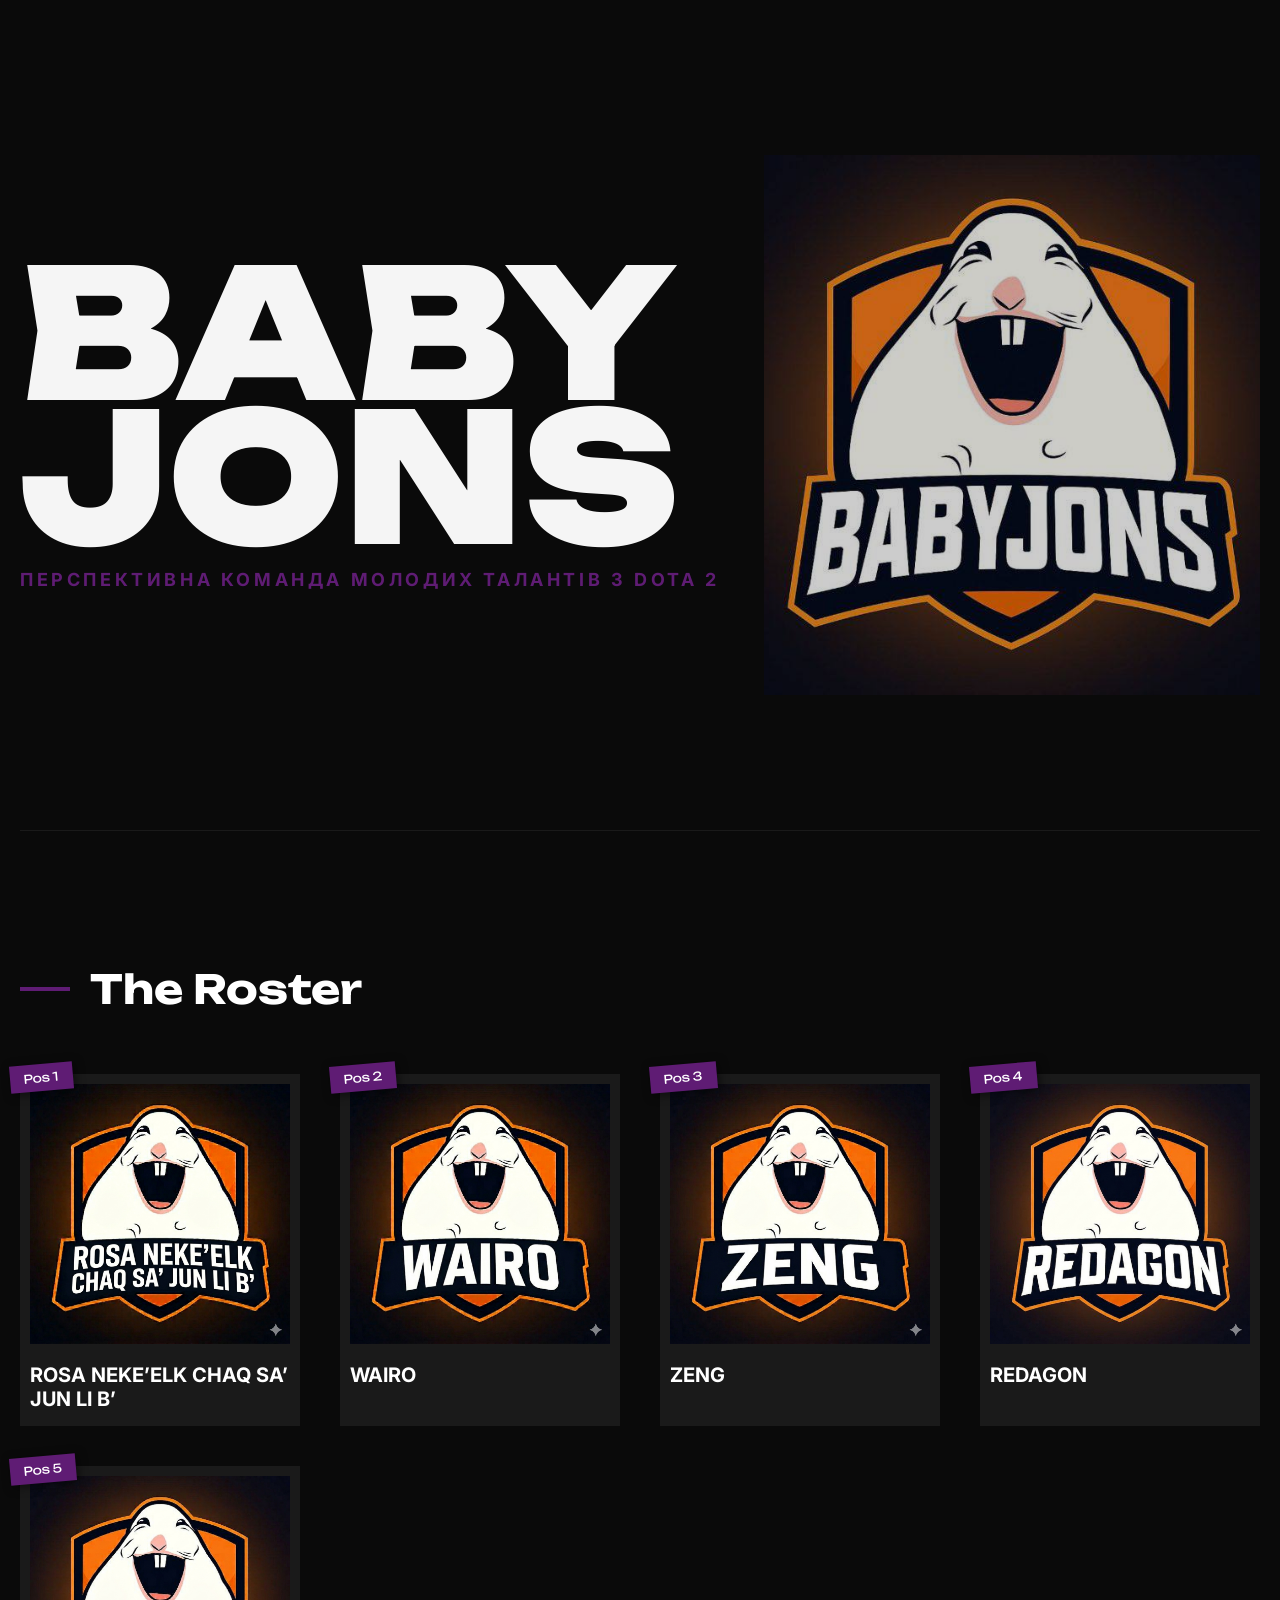
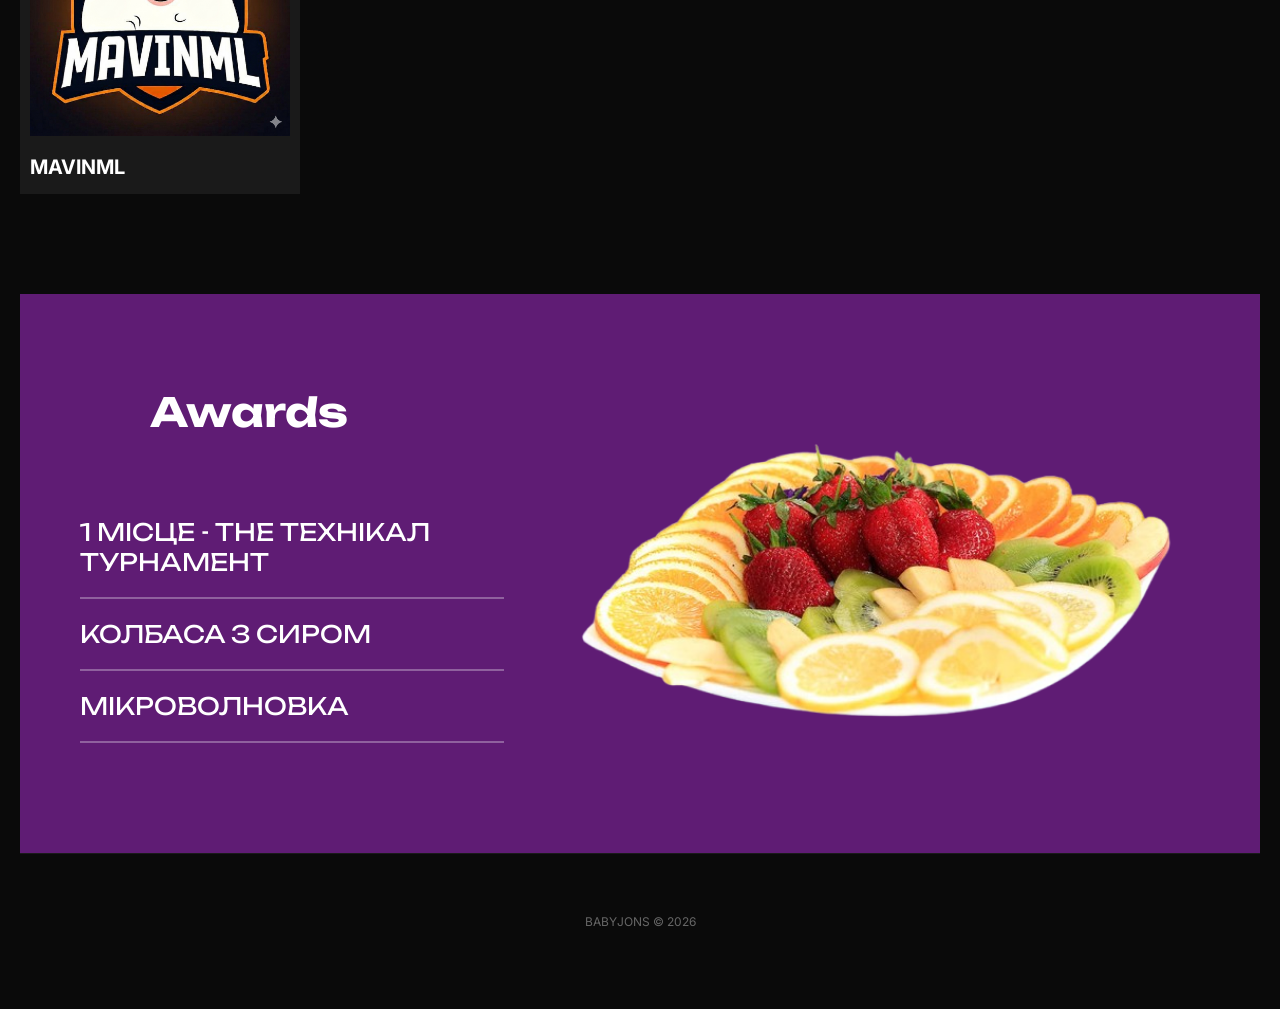
<file: index.html>
<!DOCTYPE html>
<html lang="uk">
<head>
    <meta charset="UTF-8">
    <meta name="viewport" content="width=device-width, initial-scale=1.0">
    <title>BABYJONS | Team</title>
    <!-- Ось цей рядок додає аватарку на вкладку -->
    <link rel="icon" type="image/jpeg" href="babyjonphotkachotka.jpg">
    
    <style>
        @import url('https://fonts.googleapis.com/css2?family=Unbounded:wght@400;900&family=Inter:wght@300;700&display=swap');

        :root {
            --red: #5f1c74;
            --dark: #0a0a0a;
            --gray: #1a1a1a;
        }

        body {
            margin: 0;
            background-color: var(--dark);
            color: #fff;
            font-family: 'Inter', sans-serif;
            overflow-x: hidden;
        }

        .container {
            max-width: 1300px;
            margin: 0 auto;
            padding: 20px;
        }

        /* Hero Section */
        header {
            height: 90vh;
            display: flex;
            flex-direction: column;
            justify-content: center;
            position: relative;
            border-bottom: 1px solid var(--gray);
        }

        .hero-title {
            font-family: 'Unbounded', sans-serif;
            font-size: clamp(60px, 15vw, 180px);
            font-weight: 900;
            line-height: 0.8;
            margin: 0;
            text-transform: uppercase;
            z-index: 2;
            mix-blend-mode: difference;
            animation: slideIn 1s ease-out;
        }

        @keyframes slideIn {
            from { transform: translateX(-30px); opacity: 0; }
            to { transform: translateX(0); opacity: 1; }
        }

        .header-logo {
            position: absolute;
            right: 0;
            width: 40%;
            max-width: 500px;
            height: 60vh;
            object-fit: cover;
            filter: brightness(0.8); 
            z-index: 1;
            transition: 0.8s ease;
        }

        header:hover .header-logo {
            filter: brightness(1);
            transform: scale(1.02);
        }

        .subtitle {
            font-size: 18px;
            text-transform: uppercase;
            letter-spacing: 0.2em;
            color: var(--red);
            margin-top: 20px;
            font-weight: 700;
        }

        /* Roster Grid */
        section { padding: 100px 0; }

        h2 {
            font-family: 'Unbounded', sans-serif;
            font-size: 40px;
            margin-bottom: 60px;
            display: flex;
            align-items: center;
            gap: 20px;
        }

        h2::before {
            content: "";
            width: 50px;
            height: 4px;
            background: var(--red);
        }

        .roster {
            display: grid;
            grid-template-columns: repeat(auto-fit, minmax(220px, 1fr));
            gap: 40px;
        }

        .player {
            position: relative;
            background: var(--gray);
            padding: 10px;
            transition: 0.4s cubic-bezier(0.23, 1, 0.32, 1);
        }

        .player:hover {
            transform: translateY(-10px);
            background: #222;
        }

        .photo {
            width: 100%;
            aspect-ratio: 1/1;
            object-fit: cover;
            transition: 0.4s;
        }

        .pos-tag {
            position: absolute;
            top: -10px;
            left: -10px;
            background: var(--red);
            color: white;
            padding: 6px 14px;
            font-family: 'Unbounded', sans-serif;
            font-size: 12px;
            transform: rotate(-5deg);
            z-index: 10;
            box-shadow: 2px 2px 10px rgba(0,0,0,0.5);
        }

        .name {
            font-size: 20px;
            font-weight: 700;
            margin: 15px 0 5px;
            text-transform: uppercase;
        }

        /* Achievements Section */
        .achievements-grid {
            display: grid;
            grid-template-columns: 1fr 1.5fr;
            gap: 60px;
            background: var(--red);
            padding: 60px;
            color: white;
        }

        .achievements-list {
            list-style: none;
            padding: 0;
            margin: 0;
        }

        .achievements-list li {
            font-family: 'Unbounded', sans-serif;
            font-size: 24px;
            border-bottom: 2px solid rgba(255,255,255,0.3);
            padding: 20px 0;
            text-transform: uppercase;
        }

        .achievement-image {
            width: 100%;
            height: 100%;
            object-fit: cover;
        }

        footer {
            padding: 60px 0;
            display: flex;
            justify-content: center;
            align-items: center;
            border-top: 1px solid var(--gray);
            font-size: 12px;
            color: #666;
        }

        @media (max-width: 768px) {
            .hero-title { font-size: 80px; }
            .header-logo { width: 100%; height: 40vh; position: relative; }
            .roster { grid-template-columns: 1fr 1fr; }
            .achievements-grid { grid-template-columns: 1fr; }
        }
    </style>
</head>
<body>

<div class="container">
    <header>
        <img src="babyjonphotkachotka.jpg" class="header-logo" alt="Main Logo">
        <h1 class="hero-title">BABY<br>JONS</h1>
        <div class="subtitle">Перспективна команда молодих талантів з Dota 2</div>
    </header>

    <section>
        <h2>The Roster</h2>
        <div class="roster">
            <div class="player">
                <span class="pos-tag">Pos 1</span>
                <img src="роза.png" class="photo" alt="rosa">
                <div class="name">rosa nekeʼelk chaq saʼ jun li bʼ</div>
            </div>
            <div class="player">
                <span class="pos-tag">Pos 2</span>
                <img src="вайро.png" class="photo" alt="wairo">
                <div class="name">wairo</div>
            </div>
            <div class="player">
                <span class="pos-tag">Pos 3</span>
                <img src="зенг.png" class="photo" alt="zeng">
                <div class="name">Zeng</div>
            </div>
            <div class="player">
                <span class="pos-tag">Pos 4</span>
                <img src="редагон.png" class="photo" alt="redagon">
                <div class="name">Redagon</div>
            </div>
            <div class="player">
                <span class="pos-tag">Pos 5</span>
                <img src="мавін.png" class="photo" alt="mavin">
                <div class="name">MavinML</div>
            </div>
        </div>
    </section>

    <section style="padding: 0;">
        <div class="achievements-grid">
            <div class="text-side">
                <h2 style="color: white; border: none;">Awards</h2>
                <ul class="achievements-list">
                    <li>1 місце - The техніКАЛ турнамент</li>
                    <li>Колбаса з сиром</li>
                    <li>Мікроволновка</li>
                </ul>
            </div>
            <img src="konskazalypa.png" class="achievement-image" alt="Award Image">
        </div>
    </section>

    <footer>
        <div>BABYJONS © 2026</div>
    </footer>
</div>

</body>
</html>
</file>
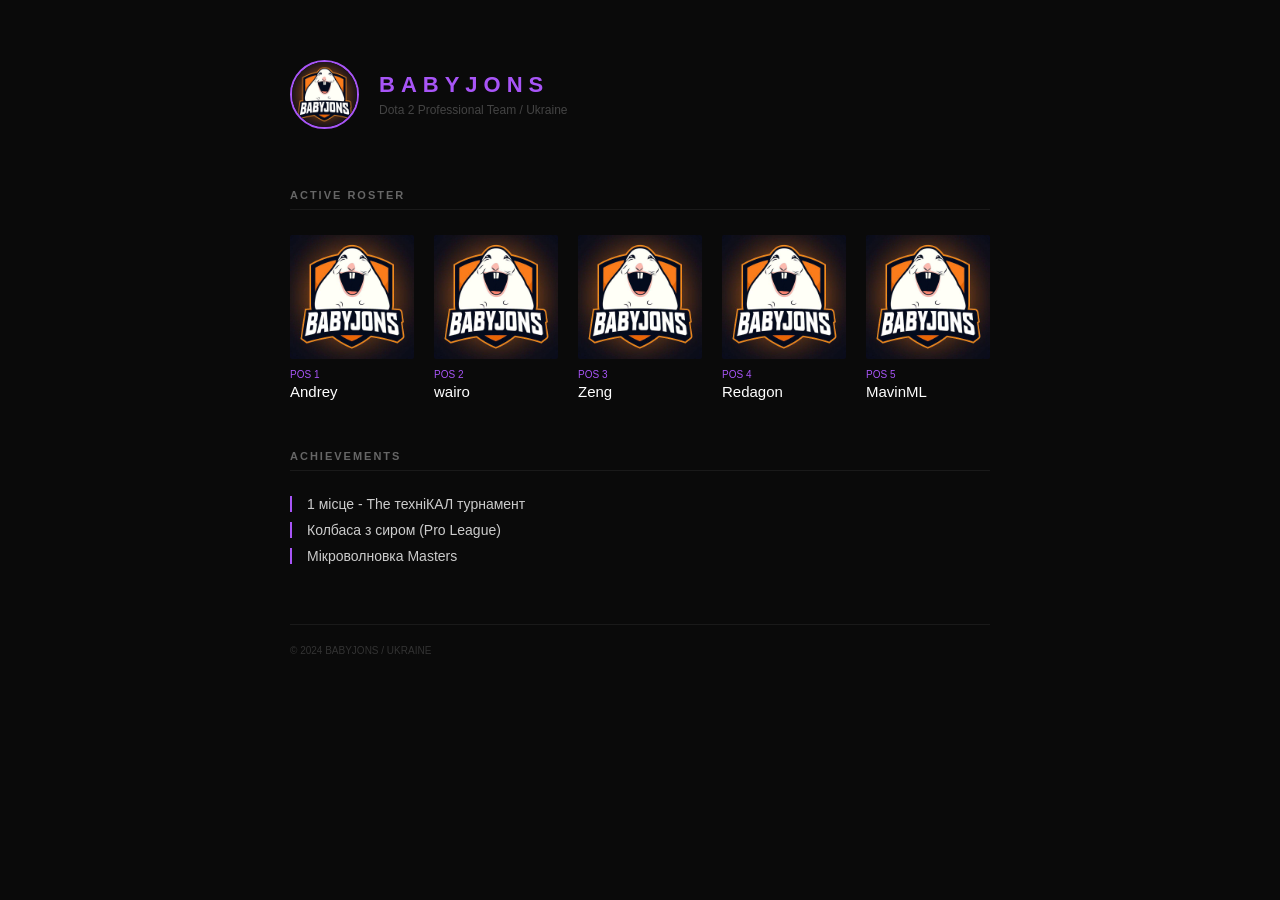
<file: html.html>
<!DOCTYPE html>
<html lang="uk">
<head>
    <meta charset="UTF-8">
    <meta name="viewport" content="width=device-width, initial-scale=1.0">
    <title>BABYJONS | Official</title>
    <style>
        /* Вставляем CSS сюда */
        body { margin: 0; background-color: #0a0a0a; color: #fff; font-family: sans-serif; display: flex; justify-content: center; }
        .container { width: 100%; max-width: 700px; padding: 60px 20px; }
        header { margin-bottom: 60px; display: flex; align-items: center; gap: 20px; }
        .header-logo { width: 65px; height: 65px; border-radius: 50%; object-fit: cover; border: 2px solid #a855f7; }
        h1 { font-size: 22px; letter-spacing: 6px; text-transform: uppercase; color: #a855f7; margin: 0; }
        .subtitle { font-size: 12px; color: #444; margin-top: 5px; }
        section { margin-bottom: 50px; }
        h2 { font-size: 11px; text-transform: uppercase; letter-spacing: 2px; color: #666; border-bottom: 1px solid #1a1a1a; padding-bottom: 8px; margin-bottom: 25px; }
        .roster { display: grid; grid-template-columns: repeat(auto-fill, minmax(120px, 1fr)); gap: 20px; }
        .photo { width: 100%; aspect-ratio: 1/1; background-color: #1a1a1a; object-fit: cover; margin-bottom: 10px; display: block; border-radius: 2px; }
        .name { font-size: 15px; font-weight: 500; }
        .pos { font-size: 10px; color: #a855f7; text-transform: uppercase; margin-bottom: 3px; display: block; }
        .achievements-list { list-style: none; padding: 0; font-size: 14px; color: #ccc; }
        .achievements-list li { margin-bottom: 10px; padding-left: 15px; border-left: 2px solid #a855f7; }
        footer { margin-top: 60px; border-top: 1px solid #1a1a1a; padding-top: 20px; color: #333; font-size: 10px; }
    </style>
</head>
<body>

<div class="container">
    <header>
        <img src="babyjonphotkachotka.jpg" alt="Logo" class="header-logo">
        <div class="header-text">
            <h1>BABYJONS</h1>
            <div class="subtitle">Dota 2 Professional Team / Ukraine</div>
        </div>
    </header>

    <section>
        <h2>Active Roster</h2>
        <div class="roster">
            <div class="player">
                <img src="babyjonphotkachotka.jpg" alt="Andrey" class="photo">
                <span class="pos">Pos 1</span>
                <div class="name">Andrey</div>
            </div>
            <div class="player">
                <img src="babyjonphotkachotka.jpg" alt="wairo" class="photo">
                <span class="pos">Pos 2</span>
                <div class="name">wairo</div>
            </div>
            <div class="player">
                <img src="babyjonphotkachotka.jpg" alt="Zeng" class="photo">
                <span class="pos">Pos 3</span>
                <div class="name">Zeng</div>
            </div>
            <div class="player">
                <img src="babyjonphotkachotka.jpg" alt="Redagon" class="photo">
                <span class="pos">Pos 4</span>
                <div class="name">Redagon</div>
            </div>
            <div class="player">
                <img src="babyjonphotkachotka.jpg" alt="MavinML" class="photo">
                <span class="pos">Pos 5</span>
                <div class="name">MavinML</div>
            </div>
        </div>
    </section>

    <section>
        <h2>Achievements</h2>
        <ul class="achievements-list">
            <li>1 місце - The техніКАЛ турнамент</li>
            <li>Колбаса з сиром (Pro League)</li>
            <li>Мікроволновка Masters</li>
        </ul>
    </section>

    <footer>
        &copy; 2024 BABYJONS / UKRAINE
    </footer>
</div>

</body>
</html>
</file>
